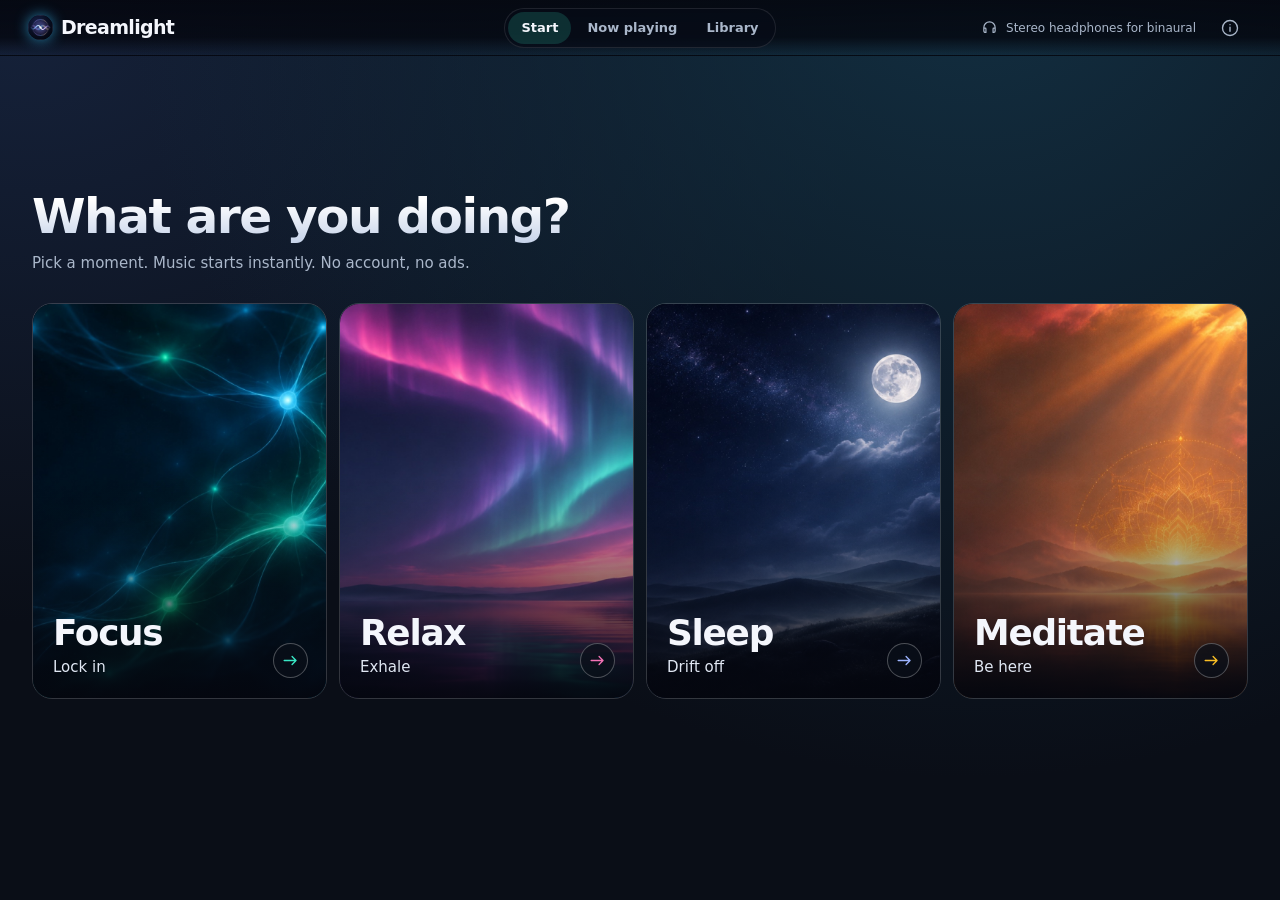
<file: web/index.html>
<!doctype html>
<html lang="en">
<head>
  <meta charset="utf-8">
  <meta name="viewport" content="width=device-width, initial-scale=1, viewport-fit=cover">
  <meta name="theme-color" content="#0a0e17">
  <meta name="description" content="Dreamlight is a music player for focus, relaxation, sleep, and meditation.">
  <meta name="mobile-web-app-capable" content="yes">
  <meta name="apple-mobile-web-app-capable" content="yes">
  <meta name="apple-mobile-web-app-status-bar-style" content="black-translucent">
  <meta name="apple-mobile-web-app-title" content="Dreamlight">
  <title>Dreamlight · Focus Music Studio</title>
  <link rel="icon" type="image/svg+xml" href="favicon.svg">
  <link rel="apple-touch-icon" href="apple-touch-icon.png">
  <link rel="manifest" href="manifest.json">
  <link rel="stylesheet" href="player.css">
  <script defer src="sessions.js"></script>
  <script defer src="playback.js"></script>
  <script defer src="motion.js"></script>
  <script defer src="visualizer.js"></script>
  <script defer src="player.js"></script>
</head>
<body>
  <a class="skip" href="#main">Skip to content</a>
  <svg class="symbols" xmlns="http://www.w3.org/2000/svg" aria-hidden="true">
    <symbol id="i-play" viewBox="0 0 24 24"><path fill="currentColor" stroke="none" d="M8 4.8a1 1 0 0 0-1.5.9v12.6a1 1 0 0 0 1.5.9l10.2-6.3a1.05 1.05 0 0 0 0-1.8Z"/></symbol>
    <symbol id="i-pause" viewBox="0 0 24 24"><rect fill="currentColor" stroke="none" x="6" y="5" width="4" height="14" rx="1"/><rect fill="currentColor" stroke="none" x="14" y="5" width="4" height="14" rx="1"/></symbol>
    <symbol id="i-next" viewBox="0 0 24 24"><path fill="currentColor" stroke="none" d="M6 5.3a.8.8 0 0 0-1.2.7v12a.8.8 0 0 0 1.2.7l9-5.9a1 1 0 0 0 0-1.6Z"/><path d="M18.5 6v12"/></symbol>
    <symbol id="i-prev" viewBox="0 0 24 24"><path fill="currentColor" stroke="none" d="M18 5.3a.8.8 0 0 1 1.2.7v12a.8.8 0 0 1-1.2.7l-9-5.9a1 1 0 0 1 0-1.6Z"/><path d="M5.5 6v12"/></symbol>
    <symbol id="i-stop" viewBox="0 0 24 24"><rect fill="currentColor" stroke="none" x="6" y="6" width="12" height="12" rx="2"/></symbol>
    <symbol id="i-timer" viewBox="0 0 24 24"><circle cx="12" cy="13" r="7.5"/><path d="M12 9v4l2.5 1.5M9 2.5h6m2.8 3.2 1.5-1.5"/></symbol>
    <symbol id="i-back" viewBox="0 0 24 24"><path d="m14 6-6 6 6 6M8 12h12"/></symbol>
    <symbol id="i-up" viewBox="0 0 24 24"><path d="m6 15 6-6 6 6"/></symbol>
    <symbol id="i-right" viewBox="0 0 24 24"><path d="M4 12h15m-5-5 5 5-5 5"/></symbol>
    <symbol id="i-full" viewBox="0 0 24 24"><path d="M9 4H4v5m11-5h5v5M4 15v5h5m11-5v5h-5"/></symbol>
    <symbol id="i-mixer" viewBox="0 0 24 24"><path d="M6 3v7m0 4v7m6-18v12m0 4v2m6-18v4m0 4v10M3.5 10h5m1 9h5m1-8h5"/></symbol>
    <symbol id="i-headphones" viewBox="0 0 24 24"><path d="M4 13v-1a8 8 0 0 1 16 0v1M4 13h2a1 1 0 0 1 1 1v5H6a2 2 0 0 1-2-2Zm16 0h-2a1 1 0 0 0-1 1v5h1a2 2 0 0 0 2-2Z"/></symbol>
    <symbol id="i-breath" viewBox="0 0 24 24"><circle cx="12" cy="12" r="8"/><circle cx="12" cy="12" r="3"/></symbol>
    <symbol id="i-close" viewBox="0 0 24 24"><path d="m6 6 12 12M6 18 18 6"/></symbol>
    <symbol id="i-info" viewBox="0 0 24 24"><circle cx="12" cy="12" r="9"/><path d="M12 11v5m0-8h.01"/></symbol>
    <symbol id="i-signal" viewBox="0 0 24 24"><path d="M2 12h4l2-5 4 10 3-7 2 2h5"/></symbol>
    <symbol id="i-calendar" viewBox="0 0 24 24"><rect x="3.5" y="5" width="17" height="15.5" rx="2.5"/><path d="M8 3v4m8-4v4M3.5 10h17"/></symbol>
  </svg>

  <header class="topbar" id="topbar">
    <button class="brand" type="button" data-home aria-label="Dreamlight home">
      <img src="favicon.svg" alt="" width="34" height="34"><span>Dreamlight</span>
    </button>
    <nav class="navigation" aria-label="Main">
      <button type="button" data-view="start" aria-current="page">Start</button>
      <button type="button" data-view="player">Now playing</button>
      <button type="button" data-view="library">Library</button>
    </nav>
    <div class="topbar-extras"><span id="focusStreak" hidden></span><span class="headphone-hint"><svg><use href="#i-headphones"/></svg> Stereo headphones for binaural</span><button class="icon-btn about-button" type="button" id="aboutBtn" aria-label="About Dreamlight" title="About Dreamlight"><svg><use href="#i-info"/></svg></button></div>
  </header>

  <main id="main" tabindex="-1">
    <section class="launcher" id="startView" aria-labelledby="startTitle">
      <div class="mode-environment" id="modeEnvironment" aria-hidden="true"></div>
      <div class="frame launcher-inner">
        <div class="start-intro">
          <button class="pill resume" type="button" id="resumeBtn" hidden><svg><use href="#i-play"/></svg><span></span></button>
          <h1 id="startTitle" tabindex="-1">What are you doing?</h1>
          <p id="startTagline">Pick a moment. Music starts instantly.</p>
        </div>
        <div class="mode-grid" id="modeGrid" aria-label="Modes"></div>
        <p class="headphone-hint"><svg><use href="#i-headphones"/></svg> Stereo headphones for binaural</p>
      </div>
    </section>

    <section class="launcher" id="activityView" aria-labelledby="activityHeading" hidden>
      <div class="mode-environment" id="activityEnvironment" aria-hidden="true"></div>
      <div class="frame activity-inner">
        <div class="mode-strip" id="modeStrip" aria-label="Switch mode"></div>
        <div class="activity-intro">
          <h1 id="activityHeading" tabindex="-1"></h1>
          <p id="activityFeel"></p>
        </div>
        <div class="activity-grid" id="activityGrid" aria-label="Activities"></div>
      </div>
    </section>

    <section class="frame library" id="libraryView" aria-labelledby="libraryHeading" hidden>
      <h1 id="libraryHeading" tabindex="-1">Library</h1>
      <section aria-labelledby="blueprintHeading">
        <h2 id="blueprintHeading">Blueprints</h2>
        <div class="blueprint-grid" id="blueprints"></div>
      </section>
      <section class="track-catalog" aria-labelledby="trackHeading">
        <div class="catalog-heading">
          <div><h2 id="trackHeading">All Sessions</h2><span class="muted" id="trackCount"></span></div>
          <button type="button" class="pill" data-dialog="queueDialog">Live queue</button>
        </div>
        <div class="filters">
          <label>Search <input id="search" type="search" placeholder="Find a track"></label>
          <label>Mode <select id="modeFilter"><option value="">All modes</option></select></label>
          <label>Mood <select id="moodFilter"><option value="">All moods</option></select></label>
          <label>Band <select id="bandFilter"><option value="">All bands</option></select></label>
        </div>
        <button type="button" class="pill" id="playBlueprint" hidden><svg><use href="#i-play"/></svg> Play blueprint</button>
        <table class="tracks">
          <thead><tr><th scope="col">Track</th><th scope="col" class="track-band">Band</th><th scope="col" class="track-length">Length</th><th scope="col" class="track-action"><span class="sr-only">Actions</span></th></tr></thead>
          <tbody id="trackRows"></tbody>
        </table>
        <p class="muted" id="noTracks" hidden>No tracks match these filters.</p>
      </section>
    </section>

    <section class="frame player" id="playerView" aria-labelledby="playerTitle" hidden>
      <div class="mode-environment" id="playerEnvironment" aria-hidden="true"></div>
      <div class="player-stage" id="playerStage">
        <div class="hero-visual" id="heroVisual">
          <div class="hero-scene" id="heroScene" aria-hidden="true"></div>
          <canvas id="vizCanvas" aria-hidden="true" hidden></canvas>
          <div class="visual-tools">
            <div class="segments" aria-label="Visual display">
              <button type="button" data-scene="scene" aria-pressed="true">Scene</button>
              <button type="button" data-scene="signal" aria-pressed="false">Signal</button>
            </div>
            <button class="icon-btn" type="button" id="enterZen" aria-label="Enter Cinema Zen" title="Enter Cinema Zen"><svg><use href="#i-full"/></svg></button>
            <button class="pill" type="button" id="exitZen" hidden>Exit Zen</button>
          </div>
          <div class="breath-guide" id="breathGuide" hidden>
            <div class="breath-orb"></div><span id="breathPhase">Inhale</span><span id="breathCount"></span>
          </div>
          <div class="segments signal-tools" id="signalTools" aria-label="Signal style" hidden>
            <button type="button" data-signal="signature">Signature</button>
            <button type="button" data-signal="silk">Silk</button>
            <button type="button" data-signal="halo">Halo</button>
            <button type="button" data-signal="horizon">Horizon</button>
          </div>
        </div>
        <div class="player-controls" id="playerControls">
          <button class="back-button" type="button" id="backPlayer"><svg><use href="#i-back"/></svg><span>Back</span></button>
          <div class="player-meta">
            <p class="player-mode" id="playerMode">Now playing</p>
            <h1 id="playerTitle" tabindex="-1">Choose an activity</h1>
            <p class="track-title" id="currentTrack"></p>
          </div>
          <div class="clock" id="playerClock">
            <span id="clockValue">Continuous</span><span class="muted" id="clockNote"></span>
          </div>
          <div class="play-cluster">
            <button type="button" class="icon-btn desktop-transport" data-transport="previous" aria-label="Previous track"><svg><use href="#i-prev"/></svg></button>
            <button type="button" class="play-btn" data-transport="toggle" aria-label="Play"><svg><use href="#i-play"/></svg></button>
            <button type="button" class="icon-btn desktop-transport" data-transport="next" aria-label="Next track"><svg><use href="#i-next"/></svg></button>
            <button type="button" class="pill timer-chip" data-dialog="timerDialog"><svg><use href="#i-timer"/></svg><span>Continuous</span></button>
          </div>
          <div class="session-actions">
            <button class="pill" id="skipBreak" type="button" hidden>Skip break</button>
            <button class="pill primary" id="dismissWake" type="button" hidden>I'm awake</button>
            <button type="button" class="pill stop-button" data-transport="stop" hidden><svg><use href="#i-stop"/></svg> Stop session</button>
            <button class="pill" id="dimScreen" type="button" aria-pressed="false" hidden>Dim screen</button>
            <button class="pill" id="calendarBtn" type="button" hidden><svg><use href="#i-calendar"/></svg><span>Add to calendar</span></button>
          </div>
          <div class="seek-area">
            <input id="seek" type="range" min="0" max="3600" value="0" step="1" aria-label="Seek in track" disabled>
            <div class="seek-times"><span id="elapsed">00:00</span><span id="duration">00:00</span></div>
          </div>
          <div class="player-actions">
            <button type="button" class="icon-btn" data-transport="previous" aria-label="Previous track"><svg><use href="#i-prev"/></svg></button>
            <button type="button" class="icon-btn" data-transport="next" aria-label="Next track"><svg><use href="#i-next"/></svg></button>
            <button type="button" class="pill" data-dialog="mixerDialog"><svg><use href="#i-mixer"/></svg> Ambience</button>
            <button type="button" class="pill" id="breathBtn" aria-pressed="false"><svg><use href="#i-breath"/></svg> Breath</button>
          </div>
          <div class="intensity">
            <span id="intensityLabel">Intensity</span>
            <div class="segments" role="group" aria-labelledby="intensityLabel" aria-describedby="intensityHelp">
              <button type="button" data-intensity="gentle">Gentle</button>
              <button type="button" data-intensity="balanced">Balanced</button>
              <button type="button" data-intensity="deep">Deep</button>
            </div>
          </div>
          <section class="track-details" id="details" aria-label="Track details">
            <p id="description"></p>
            <dl id="telemetry"></dl>
            <div class="details-foot">
              <p id="intensityHelp">Intensity shapes tone and rhythmic presence.</p>
              <button type="button" class="queue-link" data-dialog="queueDialog"><span>View queue</span><svg><use href="#i-right"/></svg></button>
            </div>
          </section>
        </div>
      </div>
    </section>
  </main>

  <div class="feedback" id="feedback">
    <span id="feedbackText" role="status" aria-live="polite" aria-atomic="true"></span>
    <button type="button" class="pill" id="retryBtn" hidden>Retry</button>
  </div>

  <footer class="transport" id="transport" hidden>
    <div class="transport-inner">
      <button type="button" class="mini-info" id="openPlayer" aria-label="Open Now Playing">
        <span class="mini-art art-slot" id="miniArt" aria-hidden="true"><img alt=""></span>
        <span class="mini-titles"><strong id="miniTitle">Choose an activity</strong><span id="miniTrack">Dreamlight</span></span>
        <svg class="mini-expand"><use href="#i-up"/></svg>
      </button>
      <div class="mini-actions">
        <button type="button" class="icon-btn desktop-transport" data-transport="previous" aria-label="Previous track"><svg><use href="#i-prev"/></svg></button>
        <button type="button" class="play-btn" data-transport="toggle" aria-label="Play"><svg><use href="#i-play"/></svg></button>
        <button type="button" class="icon-btn desktop-transport" data-transport="next" aria-label="Next track"><svg><use href="#i-next"/></svg></button>
        <button type="button" class="pill timer-chip" data-dialog="timerDialog"><svg><use href="#i-timer"/></svg><span>Continuous</span></button>
        <button type="button" class="icon-btn mini-stop stop-button" data-transport="stop" aria-label="Stop session" hidden><svg><use href="#i-stop"/></svg></button>
      </div>
      <span class="mini-clock" id="miniClock"></span>
    </div>
  </footer>

  <dialog id="timerDialog" aria-labelledby="timerHeading">
    <div class="dialog-heading"><h2 id="timerHeading">Session timer</h2><button type="button" class="icon-btn dialog-close" aria-label="Close timer"><svg><use href="#i-close"/></svg></button></div>
    <div class="timer-types">
      <button class="pill" type="button" id="continuousBtn">Continuous</button>
      <button class="pill" type="button" id="intervalBtn" data-interval="25">Intervals <span>25 / 5</span></button>
      <button class="pill" type="button" data-interval="50">Intervals <span>50 / 10</span></button>
    </div>
    <h3>Countdown</h3>
    <div class="preset-grid" id="timerPresets"></div>
    <form class="custom-timer" id="customTimer">
      <label for="customMinutes">Custom minutes</label>
      <div><input type="number" id="customMinutes" min="0.01" max="1440" step="any" required placeholder="Minutes"><button type="submit" class="pill primary">Set timer</button></div>
    </form>
  </dialog>
  <dialog id="mixerDialog" aria-labelledby="mixerHeading">
    <div class="dialog-heading"><h2 id="mixerHeading">Sound</h2><button type="button" class="icon-btn dialog-close" aria-label="Close sound mixer"><svg><use href="#i-close"/></svg></button></div>
    <div class="mixer-rows" id="mixerRows"></div>
    <label class="field">Automatic crossfade
      <select id="crossfade"><option value="0">Off</option><option value="2">2 seconds</option><option value="4">4 seconds</option><option value="8">8 seconds</option><option value="12">12 seconds</option></select>
    </label>
  </dialog>
  <dialog id="queueDialog" aria-labelledby="queueHeading">
    <div class="dialog-heading"><h2 id="queueHeading">Live queue</h2><button type="button" class="icon-btn dialog-close" aria-label="Close queue"><svg><use href="#i-close"/></svg></button></div>
    <div class="queue-settings">
      <label><input type="checkbox" id="autoNext"> Auto-next</label>
      <label><input type="checkbox" id="shuffle"> Shuffle</label>
      <label>Repeat <select id="repeat"><option value="all">Queue</option><option value="one">Track</option><option value="off">Off</option></select></label>
    </div>
    <ol id="queueList"></ol>
    <p class="muted" id="emptyQueue">Choose an activity or play a track to build a queue.</p>
  </dialog>
  <dialog id="aboutDialog" aria-labelledby="aboutHeading">
    <div class="dialog-heading"><h2 id="aboutHeading">About Dreamlight</h2><button type="button" class="icon-btn dialog-close" aria-label="Close About"><svg><use href="#i-close"/></svg></button></div>
    <p class="credits">Music generated with Python (numpy). Motion by Higgsfield. Built with Claude.</p>
    <section class="connections-section" id="connectionsSection" aria-labelledby="connectionsHeading" hidden>
      <h3 id="connectionsHeading">Connections</h3>
      <div class="connection-row">
        <div class="connection-info">
          <strong>Google Calendar</strong>
          <span class="connection-status muted" id="calendarStatusText">Checking...</span>
        </div>
        <button type="button" class="pill" id="calendarConnectBtn">Connect</button>
      </div>
      <p class="connection-note muted" id="calendarStatusNote">Requires an internet connection through Composio.</p>
      <div class="connection-row autoplay-row" id="autoplayRow" hidden>
        <div class="connection-info">
          <strong>Play after meetings</strong>
          <span class="connection-status muted" id="autoplayStatusText">Off</span>
        </div>
        <button type="button" class="pill" id="autoplayToggleBtn" aria-pressed="false">Turn on</button>
      </div>
    </section>
    <button type="button" class="pill" data-dialog="helpDialog">Keyboard shortcuts</button>
  </dialog>
  <dialog id="helpDialog" aria-labelledby="helpHeading">
    <div class="dialog-heading"><h2 id="helpHeading">Keyboard shortcuts</h2><button type="button" class="icon-btn dialog-close" aria-label="Close shortcuts"><svg><use href="#i-close"/></svg></button></div>
    <dl class="shortcuts">
      <dt>Space</dt><dd>Play or pause</dd><dt>N / P</dt><dd>Next or previous track</dd>
      <dt>← / →</dt><dd>Seek 15 seconds</dd><dt>M</dt><dd>Mute</dd>
      <dt>V</dt><dd>Open or close Signal</dd><dt>Z</dt><dd>Cinema Zen</dd>
      <dt>B</dt><dd>Breath pacer</dd><dt>1–4</dt><dd>Signal styles</dd><dt>?</dt><dd>Show shortcuts</dd>
    </dl>
  </dialog>
</body>
</html>
</file>
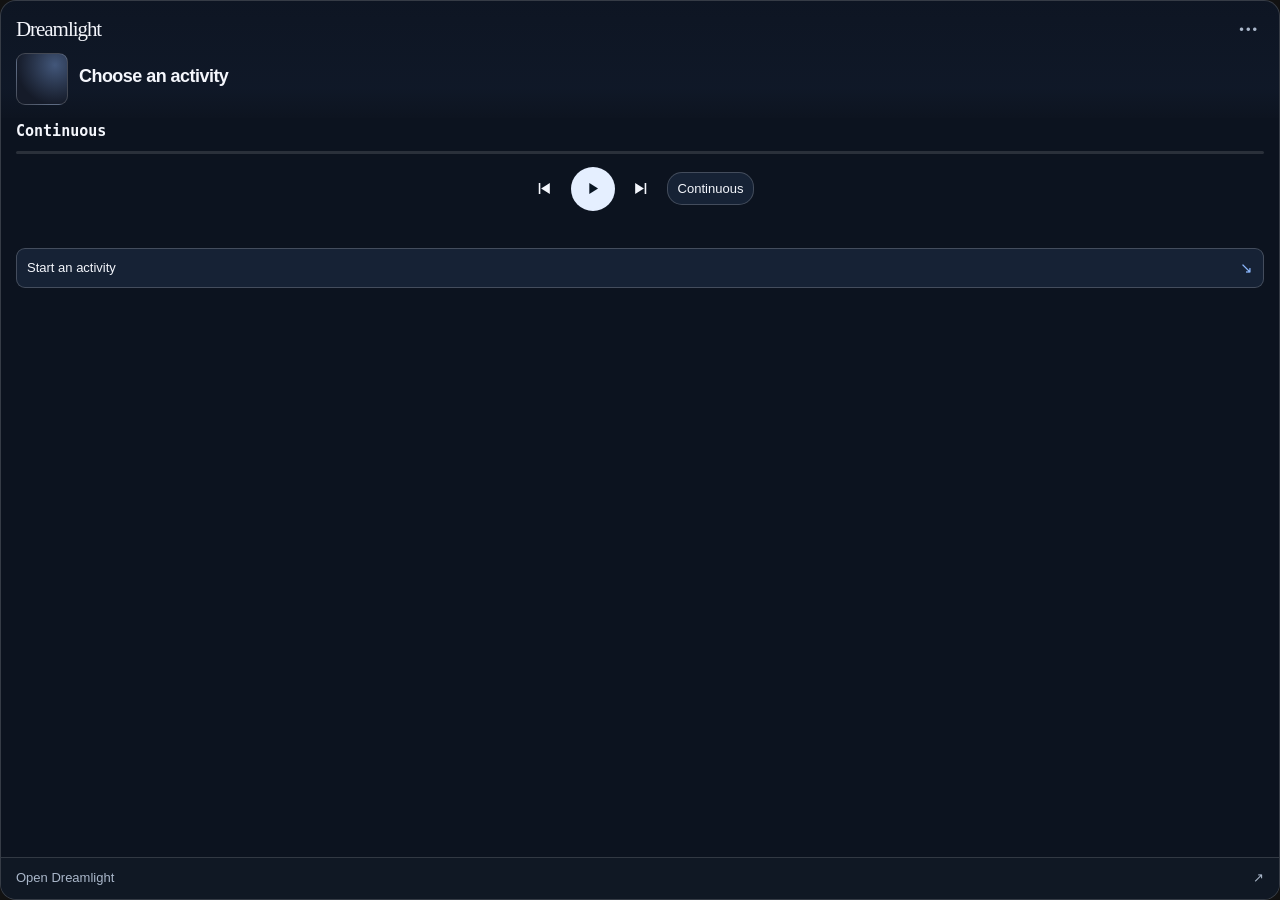
<file: desktop/tray.html>
<!doctype html>
<html lang="en">
<head>
<meta charset="utf-8">
<meta name="viewport" content="width=device-width, initial-scale=1">
<title>Dreamlight Quick Remote</title>
<style>
  :root { color-scheme: dark; --ink: #f4f6fc; --muted: #aab7ca; --accent: #8db9ff; }
  * { box-sizing: border-box; }
  [hidden] { display: none !important; }
  html, body { margin: 0; height: 100%; }
  body { font: 13px/1.35 -apple-system, BlinkMacSystemFont, "Segoe UI", sans-serif; color: var(--ink); }
  button, input { font: inherit; color: inherit; }
  button { border: 0; background: none; cursor: pointer; }
  button:disabled { opacity: .55; cursor: default; }
  button:focus-visible, input:focus-visible { outline: 2px solid #b5e9ff; outline-offset: 3px; }
  svg { width: 19px; height: 19px; fill: currentColor; }
  .card { isolation: isolate; position: relative; display: flex; flex-direction: column; height: 100%; border-radius: 16px; overflow: hidden; border: 1px solid #ffffff2c; background: #0d1420f8; }
  .hero { isolation: isolate; position: relative; padding: 16px 15px 13px; overflow: hidden; flex: none; }
  .backdrop { position: absolute; inset: -35%; z-index: -2; width: 170%; height: 170%; object-fit: cover; filter: blur(25px); opacity: .38; }
  .hero::after { content: ""; position: absolute; z-index: -1; inset: 0; background: linear-gradient(180deg, #10192967, #101929d9 74%, #0d1420); }
  .brand { display: flex; justify-content: space-between; align-items: center; color: var(--muted); margin-bottom: 10px; }
  .brand b { color: var(--ink); font: 400 21px/1 "Iowan Old Style", Georgia, serif; letter-spacing: -.05em; }
  .brand button { color: var(--muted); letter-spacing: 2px; padding: 4px 5px; }
  .current { display: flex; align-items: center; gap: 11px; }
  .art { position: relative; overflow: hidden; width: 52px; height: 52px; flex: none; border-radius: 9px; border: 1px solid #ffffff32; background: radial-gradient(ellipse at 76% 22%, color-mix(in srgb, var(--accent) 38%, #151b29), #151b29 72%); }
  .art img, .art video { position: absolute; inset: 0; width: 100%; height: 100%; object-fit: cover; }
  .art video { opacity: 0; transition: opacity 240ms ease; }
  .art.decoded video { opacity: 1; }
  h1, p { margin: 0; }
  h1 { font-size: 18px; line-height: 1.15; letter-spacing: -.03em; }
  .sub { color: var(--muted); margin-top: 4px; }
  .content { flex: 1; min-height: 0; overflow: auto; padding: 0 15px 10px; scrollbar-width: thin; }
  .clock { display: flex; justify-content: space-between; align-items: center; min-height: 28px; }
  .clock strong { color: var(--ink); font: 600 15px/1.4 ui-monospace, Menlo, monospace; }
  .clock span { color: var(--muted); font-size: 12px; }
  .clock.on-break strong { color: #fbbf24; }
  .session-actions { display: flex; gap: 5px; }
  .session-actions:has(button:not([hidden])) { margin-block: 7px; }
  .prog { height: 3px; margin-top: 5px; background: #ffffff1f; border-radius: 3px; overflow: hidden; }
  .prog b { background: var(--accent); display: block; height: 100%; width: 0; }
  .controls { display: flex; justify-content: center; align-items: center; gap: 7px; margin: 13px 0 8px; }
  .icon { width: 36px; height: 38px; padding: 0; display: grid; place-items: center; color: var(--ink); border-radius: 50%; }
  .icon:hover { background: #ffffff17; }
  .play { width: 44px; height: 44px; margin-inline: 2px; background: #e5efff; color: #091523; }
  .play:hover { background: white; }
  .pill { padding: 6px 10px; min-height: 33px; border-radius: 15px; border: 1px solid #ffffff31; background: #162235; color: var(--ink); }
  .pill:hover, .pill[aria-pressed="true"] { background: #263851; border-color: var(--accent); }
  .upnext, .status { color: var(--muted); min-height: 19px; }
  .status { display: flex; align-items: center; gap: 6px; }
  .status .pill { margin-left: auto; }
  .start { text-align: left; display: flex; justify-content: space-between; align-items: center; width: 100%; border: 1px solid #ffffff32; background: #162235; border-radius: 9px; padding: 9px 10px; margin-top: 10px; }
  .start:hover { border-color: var(--accent); }
  .start span { color: var(--accent); font-size: 15px; }
  .modes, .presets { display: grid; grid-template-columns: repeat(3, 1fr); gap: 5px; margin-top: 8px; }
  .modes { grid-template-columns: repeat(2, 1fr); }
  .activity { width: 100%; display: flex; align-items: center; justify-content: space-between; gap: 5px; text-align: left; margin-top: 5px; }
  .activity span { color: var(--muted); }
  .timer-types, form { display: flex; gap: 5px; margin: 9px 0; }
  .custom { flex: 1; min-width: 0; border: 1px solid #ffffff34; background: #121a29; border-radius: 7px; padding: 5px 8px; }
  .foot { border-top: 1px solid #ffffff24; padding: 7px 15px 8px; flex: none; background: #101824; }
  .open { width: 100%; display: flex; align-items: center; justify-content: space-between; padding: 4px 0; color: var(--muted); }
  .open:hover { color: var(--ink); }
  @media (prefers-reduced-motion: reduce) { *, *::before, *::after { transition-duration: 0s !important; } }
</style>
</head>
<body>
<div class="card">
  <header class="hero">
    <img class="backdrop" id="backdrop" alt="" hidden>
    <div class="brand"><b>Dreamlight</b><button data-cmd="menu" aria-label="More Dreamlight options">•••</button></div>
    <div class="current">
      <div class="art" id="art"><img alt="" id="poster" hidden><video id="loop" preload="none" muted loop playsinline></video></div>
      <div><h1 id="activity">Choose an activity</h1><p class="sub" id="track"></p></div>
    </div>
  </header>
  <div class="content" id="content">
    <div class="clock"><strong id="time">Continuous</strong><span id="phase"></span></div>
    <div class="prog" aria-hidden="true"><b id="progress"></b></div>
    <div class="controls">
      <button class="icon" data-cmd="prev" aria-label="Previous track"><svg viewBox="0 0 24 24"><path d="M6 5h2v14H6zM20 5v14L9 12z"/></svg></button>
      <button class="icon play" data-cmd="toggle" aria-label="Play"><svg viewBox="0 0 24 24"><path id="playIcon" d="M8 5v14l11-7z"/></svg></button>
      <button class="icon" data-cmd="next" aria-label="Next track"><svg viewBox="0 0 24 24"><path d="M16 5h2v14h-2zM4 5v14l11-7z"/></svg></button>
      <button class="pill" id="stop" data-cmd="stop" hidden>Stop</button>
      <button class="pill" id="timer" aria-expanded="false" aria-controls="timerPanel">Continuous</button>
    </div>
    <div class="session-actions">
      <button class="pill" id="skipBreak" data-cmd="skipBreak" hidden>Skip break</button>
      <button class="pill" id="dismissWake" data-cmd="dismissWake" hidden>I'm awake</button>
    </div>
    <p class="upnext" id="next"></p>
    <div class="status" id="status" hidden><span id="message" role="status"></span><button class="pill" data-cmd="retry" id="retry" hidden>Retry</button></div>
    <section id="timerPanel" aria-label="Session timer" hidden>
      <div class="timer-types"><button class="pill" data-min="0">Continuous</button><button class="pill" data-interval="25">25 / 5</button><button class="pill" data-interval="50">50 / 10</button></div>
      <div class="presets" id="presets"></div>
      <form id="custom"><input class="custom" type="number" aria-label="Custom minutes" placeholder="Custom minutes" min="0.01" max="1440" step="any" required><button class="pill" type="submit">Set timer</button></form>
    </section>
    <button type="button" class="start" id="start" aria-expanded="false" aria-controls="activityPanel">Start an activity <span aria-hidden="true">↘</span></button>
    <section id="activityPanel" aria-label="Choose an activity" hidden><div class="modes" id="modes"></div><div id="activities"></div></section>
  </div>
  <footer class="foot"><button class="open" data-cmd="open">Open Dreamlight <span aria-hidden="true">↗</span></button></footer>
</div>
<script>
  const base = new URLSearchParams(location.search).get("base");
  const $ = (id) => document.getElementById(id);
  const remote = window.dl;
  const video = $("loop");
  const motionPreference = matchMedia("(prefers-reduced-motion: reduce)");
  let player = {}, visible = false, mode = "", assets = "", choices = false;
  const broken = new Set();
  const absolute = (url) => url ? new URL(url, base + "/").href : "";
  const fmt = (seconds) => {
    const s = Math.max(0, Math.ceil(seconds));
    const h = Math.floor(s / 3600), m = String(Math.floor(s / 60) % 60).padStart(2, "0");
    return `${h ? h + ":" : ""}${m}:${String(s % 60).padStart(2, "0")}`;
  };

  function resize() {
    if (!visible) return;
    const content = $("content");
    remote.resize($("activityPanel").hidden && $("timerPanel").hidden ? 390 :
      document.querySelector(".hero").offsetHeight + content.scrollHeight + document.querySelector(".foot").offsetHeight + 16);
  }

  function setExpanded(control, panel, on) {
    $(control).setAttribute("aria-expanded", String(on));
    $(panel).hidden = !on;
    if (!on) $("content").scrollTop = 0;
    resize();
  }

  function syncMotion() {
    const loop = absolute(player.loop);
    if (!visible || player.reducedMotion || motionPreference.matches || !loop || broken.has(loop)) {
      video.pause();
      $("art").classList.remove("decoded");
      return;
    }
    if (video.getAttribute("src") !== loop) {
      $("art").classList.remove("decoded");
      video.src = loop;
    }
    if (video.paused) video.play().catch(() => {});
  }

  function updateArt() {
    const key = `${player.poster}|${player.loop}|${player.hue}`;
    if (key === assets) return;
    assets = key;
    video.pause();
    video.removeAttribute("src");
    video.load();
    video.removeAttribute("poster");
    $("art").classList.remove("decoded");
    const poster = absolute(player.poster);
    [$("poster"), $("backdrop")].forEach((image) => {
      image.hidden = !poster;
      image.onerror = () => { image.hidden = true; image.removeAttribute("src"); };
      if (poster) image.src = poster;
      else image.removeAttribute("src");
    });
    if (poster) video.poster = poster;
    document.documentElement.style.setProperty("--accent", player.hue || "#8db9ff");
  }

  function showVideo() {
    if (!visible || video.paused || player.reducedMotion || motionPreference.matches) return;
    $("art").classList.add("decoded");
  }
  video.addEventListener("playing", () => {
    if (video.requestVideoFrameCallback) video.requestVideoFrameCallback(showVideo);
    else video.addEventListener("timeupdate", function reveal() {
      if (video.currentTime <= 0) return;
      video.removeEventListener("timeupdate", reveal);
      showVideo();
    });
  });
  video.addEventListener("error", () => {
    if (video.getAttribute("src")) broken.add(video.getAttribute("src"));
    $("art").classList.remove("decoded");
  });
  motionPreference.addEventListener("change", syncMotion);

  function buildChoices() {
    if (choices || !player.ready) return;
    choices = true;
    $("modes").replaceChildren(...player.modes.map((item) => {
      const button = document.createElement("button");
      button.className = "pill";
      button.textContent = item.name;
      button.dataset.mode = item.key;
      button.setAttribute("aria-pressed", "false");
      return button;
    }));
    $("presets").replaceChildren(...player.presets.map((minutes) => {
      const button = document.createElement("button");
      button.className = "pill";
      button.dataset.min = minutes;
      button.textContent = `${minutes} min`;
      return button;
    }));
  }

  function chooseMode(key) {
    mode = key;
    $("modes").querySelectorAll("button").forEach((button) => button.setAttribute("aria-pressed", String(button.dataset.mode === key)));
    $("activities").replaceChildren(...player.activities.filter((item) => item.mode === mode).map((item) => {
      const button = document.createElement("button");
      button.className = "pill activity";
      button.dataset.activity = item.key;
      button.innerHTML = `${item.name} <span>${item.minutes ? item.minutes + " min" : "Continuous"}</span>`;
      return button;
    }));
    resize();
    $("start").scrollIntoView({ block: "nearest" });
  }

  function applyTimer(minutes, intervals = false) {
    remote.cmd("setTimer", minutes, intervals);
    setExpanded("timer", "timerPanel", false);
    $("timer").focus();
  }
  $("start").addEventListener("click", () => {
    setExpanded("timer", "timerPanel", false);
    const opening = $("activityPanel").hidden;
    setExpanded("start", "activityPanel", opening);
    if (opening) $("start").scrollIntoView({ block: "start" });
  });
  $("timer").addEventListener("click", () => {
    setExpanded("start", "activityPanel", false);
    const opening = $("timerPanel").hidden;
    setExpanded("timer", "timerPanel", opening);
    if (opening) $("timerPanel").scrollIntoView({ block: "start" });
  });
  $("custom").addEventListener("submit", (event) => {
    event.preventDefault();
    applyTimer($("custom").querySelector("input").valueAsNumber);
  });
  document.addEventListener("click", (event) => {
    const button = event.target.closest("button");
    if (!button) return;
    if (button.dataset.cmd) remote.cmd(button.dataset.cmd);
    if (button.dataset.min != null) applyTimer(Number(button.dataset.min));
    if (button.dataset.interval) applyTimer(Number(button.dataset.interval), true);
    if (button.dataset.mode) chooseMode(button.dataset.mode);
    if (button.dataset.activity) {
      remote.cmd("startActivity", button.dataset.activity);
      setExpanded("start", "activityPanel", false);
      $("start").focus();
    }
  });
  document.addEventListener("keydown", (event) => {
    if (event.code === "Space" && event.target === document.body) {
      event.preventDefault();
      remote.cmd("toggle");
    }
    if (event.key !== "Escape") return;
    if (!$("timerPanel").hidden) { setExpanded("timer", "timerPanel", false); $("timer").focus(); }
    else if (!$("activityPanel").hidden) { setExpanded("start", "activityPanel", false); $("start").focus(); }
    else remote.cmd("hide");
  });

  remote.onVisibility((on) => {
    visible = on;
    syncMotion();
    resize();
  });
  remote.onState((state) => {
    player = state;
    buildChoices();
    updateArt();
    syncMotion();
    $("activity").textContent = state.title ? state.name : "Choose an activity";
    $("track").textContent = state.title;
    const playing = state.playing || (state.intervalPhase === "break" && state.timerRunning);
    $("playIcon").setAttribute("d", playing || state.starting ? "M7 5h4v14H7zM13 5h4v14h-4z" : "M8 5v14l11-7z");
    document.querySelector(".play").setAttribute("aria-label", playing ? "Pause" : state.starting ? "Cancel start" : "Play");
    document.querySelectorAll('[data-cmd="prev"], [data-cmd="next"]').forEach((button) => { button.disabled = !state.title; });
    $("time").textContent = state.wake ? "Time to wake" : state.timerTotal ? fmt(state.timerRemain) : "Continuous";
    $("time").parentElement.classList.toggle("on-break", state.intervalPhase === "break");
    $("skipBreak").hidden = state.intervalPhase !== "break";
    $("dismissWake").hidden = !state.wake;
    $("phase").textContent = state.intervalPhase ? `${state.intervalPhase === "work" ? "Focus" : "Break"} · round ${state.intervalRound}` : state.timerTotal ? "remaining" : "";
    $("timer").textContent = state.timerKind;
    $("timer").setAttribute("aria-label", `Session timer: ${state.timerKind}`);
    $("stop").hidden = state.activity !== "deep_sleep";
    $("progress").style.width = `${state.dur ? Math.min(100, state.cur / state.dur * 100) : 0}%`;
    $("next").textContent = state.upNext ? `Up next · ${state.upNext}` : "";
    const status = state.error || (state.starting ? "Starting…" : state.completed ? "Session complete" : "");
    if ($("message").textContent !== status) $("message").textContent = status;
    $("status").hidden = !status;
    $("retry").hidden = !state.error;
    $("timerPanel").querySelectorAll("[data-min]").forEach((button) => {
      button.setAttribute("aria-pressed", String(state.timerKind !== "Intervals" && state.timerTotal === Number(button.dataset.min) * 60));
    });
    document.querySelectorAll("[data-interval]").forEach((button) => {
      button.setAttribute("aria-pressed", String(state.intervalWork === Number(button.dataset.interval)));
    });
  });
</script>
</body>
</html>
</file>
<file: web/player.css>
@property --c1 { syntax: "<color>"; inherits: true; initial-value: #38e8c6; }
@property --c2 { syntax: "<color>"; inherits: true; initial-value: #38bdf8; }
@property --mode-tint { syntax: "<color>"; inherits: true; initial-value: rgba(56, 232, 198, .16); }

:root {
  color-scheme: dark;
  --ink: #f4f6fc;
  --muted: #aab7ca;
  --base: #0a0e17;
  --surface: #101724;
  --raised: #182232;
  --line: #ffffff23;
  --c1: #38e8c6;
  --c2: #38bdf8;
  --mode-tint: rgba(56, 232, 198, .16);
  --accent: var(--c1);
  --ease: cubic-bezier(.22, 1, .36, 1);
  --scrim: linear-gradient(90deg, rgba(4,6,14,.88) 0%, rgba(4,6,14,.56) 38%, rgba(4,6,14,.10) 72%, rgba(4,6,14,.18) 100%);
  transition: --c1 420ms var(--ease), --c2 420ms var(--ease), --mode-tint 420ms var(--ease);
  --focus: #b5e9ff;
  --display: "Iowan Old Style", "Palatino Linotype", Palatino, Georgia, serif;
  --body: ui-sans-serif, -apple-system, BlinkMacSystemFont, "SF Pro Display", "Inter", system-ui, sans-serif;
  --mono: ui-monospace, "SF Mono", Menlo, monospace;
  --gutter: 32px;
  --bar: 76px;
}
* { box-sizing: border-box; }
[hidden] { display: none !important; }
html { background: var(--base); }
body { margin: 0; color: var(--ink); font: 15px/1.5 var(--body); font-variant-numeric: tabular-nums; }
body.has-started { padding-bottom: calc(var(--bar) + env(safe-area-inset-bottom)); }
button, input, select { font: inherit; color: inherit; }
button { background: none; border: 0; cursor: pointer; }
button:disabled, input:disabled { opacity: .55; cursor: default; }
button, input, select, summary { -webkit-tap-highlight-color: transparent; }
:focus-visible { outline: 2px solid var(--focus); outline-offset: 3px; }
.mode-card:focus-visible, .pill:focus-visible, .navigation button:focus-visible, .activity-card:focus-visible { outline-color: color-mix(in srgb, var(--accent) 45%, var(--focus)); }
h1:focus, main:focus { outline: none; }
svg { width: 20px; height: 20px; fill: none; stroke: currentColor; stroke-width: 1.65; stroke-linecap: round; stroke-linejoin: round; flex: none; }
.symbols, .sr-only { position: absolute; width: 1px; height: 1px; clip-path: inset(50%); overflow: hidden; }
.skip { position: fixed; top: 12px; left: 12px; transform: translateY(-200%); z-index: 24; background: var(--surface); color: var(--ink); padding: 10px 16px; }
.skip:focus { transform: none; }
h1, h2, h3, p { margin: 0; }
h1 { font: 650 clamp(34px, 3.8vw, 52px)/1.06 var(--body); letter-spacing: -.032em; }
h2 { font-size: 21px; line-height: 1.2; letter-spacing: -.025em; }
h3 { font-size: 14px; }
.muted { color: var(--muted); }
.frame { width: min(100% - 2 * var(--gutter), 1120px); margin-inline: auto; }
.topbar { height: calc(56px + env(safe-area-inset-top)); padding: env(safe-area-inset-top) max(28px, env(safe-area-inset-right)) 0 max(28px, env(safe-area-inset-left)); display: grid; grid-template-columns: 1fr auto 1fr; align-items: center; position: sticky; top: 0; z-index: 20; background: linear-gradient(180deg, rgba(4,6,14,.88) 0%, rgba(4,6,14,.78) 68%, transparent 100%); border-bottom: 1px solid transparent; transition: background-color 180ms, border-color 180ms; }
.topbar.scrolled { background: rgba(5, 8, 18, .72); border-color: #ffffff14; backdrop-filter: blur(18px); }
.brand { display: flex; align-items: center; gap: 8px; padding: 0; justify-self: start; font: 650 19px/1 var(--body); letter-spacing: -.035em; }
.brand img { display: block; border-radius: 50%; width: 25px; height: 25px; box-shadow: 0 0 15px -2px var(--c2); }
.navigation { display: flex; align-items: center; gap: 3px; padding: 3px; white-space: nowrap; border: 1px solid #ffffff19; border-radius: 32px; background: #080d19ad; }
.navigation button { min-height: 32px; padding: 0 13px; border-radius: 28px; color: var(--muted); font-size: 13px; font-weight: 600; }
.navigation button:hover, .navigation button[aria-current] { color: var(--ink); }
.navigation button[aria-current] { background: var(--mode-tint); }
.topbar-extras { display: flex; align-items: center; justify-content: end; gap: 12px; color: var(--muted); font-size: 12px; white-space: nowrap; }
.topbar .headphone-hint { margin: 0; font-size: inherit; }
.icon-btn { display: inline-grid; flex: none; width: 44px; height: 44px; place-items: center; padding: 0; border-radius: 50%; color: var(--muted); }
.icon-btn:hover { background: #ffffff12; color: var(--ink); }
.pill { display: inline-flex; align-items: center; justify-content: center; gap: 7px; min-height: 36px; padding: 6px 12px; border: 1px solid var(--line); border-radius: 20px; background: #111a28; color: var(--ink); font-weight: 600; font-size: 13px; white-space: nowrap; }
.pill svg { width: 16px; height: 16px; }
.pill:hover, .pill[aria-pressed="true"] { border-color: #ffffff70; background: #202c40; }
.pill.primary { background: var(--accent); border-color: transparent; color: #091420; }
.back-button { display: inline-flex; gap: 8px; align-items: center; color: var(--muted); min-height: 40px; padding: 0; font-size: 14px; }
.back-button:hover { color: var(--ink); }
.back-button svg { width: 18px; height: 18px; }

main { isolation: isolate; }
.launcher { position: relative; min-height: calc(100dvh - 56px); }
.has-started .launcher { min-height: calc(100dvh - 56px - var(--bar)); }
.launcher-inner, .activity-inner { position: relative; width: min(100% - 2 * var(--gutter), 1280px); }
.launcher-inner { padding-block: clamp(78px, 15vh, 140px) 44px; }
.start-intro { position: relative; margin-bottom: 29px; }
#startTitle { background: linear-gradient(180deg, #fff 18%, #c6d3ea 100%); background-clip: text; color: transparent; }
.start-intro p, .activity-intro p { margin-top: 10px; color: var(--muted); font: 400 15px/1.45 var(--body); }
.resume { position: absolute; left: 0; bottom: calc(100% + 14px); color: #dbeaff; }
.mode-environment { position: fixed; z-index: -1; inset: 0; pointer-events: none; background: var(--base); }
.mode-environment::after { content: ""; position: absolute; inset: 0; background: var(--scrim); }
#modeEnvironment { background: radial-gradient(ellipse at 76% -10%, color-mix(in srgb, var(--c2) 20%, var(--base)), transparent 62%), radial-gradient(ellipse at 2% 4%, #152139, transparent 48%), var(--base); }
#modeEnvironment::after { content: none; }
.mode-environment .art-slot { position: absolute; inset: 0; }
.environment-art { animation: environment-in 280ms both; }
@keyframes environment-in { from { opacity: 0; } }
.outgoing-art { animation: environment-out 280ms both; }
@keyframes environment-out { to { opacity: 0; } }

.mode-grid { display: grid; grid-template-columns: repeat(4, minmax(0, 1fr)); gap: 12px; }
.mode-card, .activity-card { text-align: left; position: relative; isolation: isolate; min-width: 0; }
.mode-card { min-height: 230px; padding: 20px; border-radius: 20px; display: flex; flex-direction: column; justify-content: end; border: 1px solid #ffffff2b; overflow: hidden; transition: flex 380ms var(--ease), border-color 240ms ease; }
.mode-card:is(:hover, :focus-visible) { border-color: var(--art-hue); }
.mode-card:active, .activity-card:active { transform: scale(.985); }
@media (min-width: 921px) {
  .mode-grid { display: flex; height: clamp(320px, 44vh, 420px); }
  .mode-card { flex: 1 1 0; }
  .mode-grid:has(.mode-card:is(:hover, :focus-visible)) .mode-card { flex: .8 1 0; }
  .mode-grid:has(.mode-card:hover) .mode-card:hover,
  .mode-grid:not(:has(.mode-card:hover)) .mode-card:focus-visible { flex: 1.58 1 0; }
}
.art-slot { position: relative; display: block; overflow: hidden; background: radial-gradient(ellipse at 73% 31%, color-mix(in srgb, var(--art-hue, #38e8c6) 49%, #101522), transparent 60%), linear-gradient(145deg, #080d16, color-mix(in srgb, var(--art-hue, #38e8c6) 27%, #0b1120)); }
.art-slot img, .art-slot video { position: absolute; inset: 0; width: 100%; height: 100%; object-fit: cover; object-position: var(--art-focal, center); display: block; }
.art-slot video { opacity: 0; transition: opacity 240ms ease; }
.art-slot.decoded video { opacity: 1; }
.mode-card .art-slot, .activity-art { position: absolute; inset: 0; z-index: -2; }
.mode-card::after, .activity-card::after { content: ""; position: absolute; z-index: -1; inset: 0; pointer-events: none; }
.mode-card::after { background: linear-gradient(180deg, transparent 44%, #04060e56 65%, #04060ef5 100%); }
.mode-card strong { font: 650 clamp(23px, 2.8vw, 37px)/1.06 var(--body); letter-spacing: -.035em; }
.mode-card .feel { color: #e0e7f3; margin-top: 4px; }
.card-arrow { position: absolute; right: 18px; bottom: 20px; padding: 7px; width: 35px; height: 35px; border-radius: 50%; border: 1px solid #ffffff45; background: #0b1019b8; color: var(--art-hue); }
.headphone-hint { display: flex; align-items: center; gap: 8px; color: var(--muted); font-size: 13px; margin-top: 18px; }
.headphone-hint svg { width: 17px; height: 17px; }

.activity-inner { padding-block: 28px 38px; }
.mode-strip { display: flex; align-items: center; width: fit-content; max-width: 100%; height: 48px; gap: 8px; border-radius: 999px; padding: 4px; background: #080d18db; border: 1px solid #ffffff1c; transform-origin: left center; }
.mode-strip button { border: 1px solid transparent; background: transparent; color: var(--muted); padding-inline: 18px; }
.mode-strip button[aria-pressed="true"], .intensity button[aria-pressed="true"] { background: var(--mode-tint); color: var(--ink); border-color: color-mix(in srgb, var(--accent) 45%, transparent); }
.activity-intro { margin: 19px 0 20px; }
.activity-intro p { margin-top: 5px; }
.activity-grid { display: grid; grid-template-columns: repeat(3, minmax(0, 240px)); gap: 16px; }
.activity-card { aspect-ratio: 1; padding: 15px; border: 1px solid #ffffff1a; border-radius: 18px; overflow: hidden; display: flex; flex-direction: column; justify-content: end; transition: border-color 160ms, transform 160ms, box-shadow 160ms; }
.activity-card::after { background: linear-gradient(180deg, rgba(4,6,14,0) 36%, rgba(4,6,14,.58) 68%, rgba(4,6,14,.92) 100%); }
.activity-card:is(:hover, :focus-visible) { border-color: var(--art-hue); transform: translateY(-4px); box-shadow: 0 8px 30px -12px var(--art-hue); }
.activity-art { transition: transform 450ms var(--ease); }
.activity-card:is(:hover, :focus-visible) .activity-art { transform: scale(1.055); }
.still-art img { transform-origin: var(--art-focal, center); }
:is(.mode-card, .activity-card):is(:hover, :focus-visible) .still-art img,
.stage-art.still-art img { animation: drift 14s ease-in-out alternate infinite; }
body.motion-suspended .still-art img { animation-play-state: paused; }
@keyframes drift { to { transform: scale(1.07) translate(-1.5%, -1%); } }
.activity-card[data-reveal], .reset-tip { animation: reveal-tile 220ms cubic-bezier(.2,.8,.2,1) backwards; animation-delay: calc(var(--i, 2) * 35ms); }
@keyframes reveal-tile { from { opacity: 0; transform: translateY(8px); } }
.activity-label { min-width: 0; max-width: 100%; }
.activity-card strong { display: block; font-size: 18px; line-height: 1.17; font-weight: 650; letter-spacing: -.015em; color: white; text-shadow: 0 2px 12px #000a; }
.activity-card small { display: block; margin-top: 4px; color: var(--muted); font-size: 12px; white-space: nowrap; overflow: hidden; text-overflow: ellipsis; text-shadow: 0 1px 8px #000; }
.duration-badge { position: absolute; top: 12px; right: 12px; padding: 4px 9px; border: 1px solid #ffffff26; background: #0508129e; backdrop-filter: blur(12px); border-radius: 999px; font-size: 11px; font-weight: 600; color: var(--ink); }
.row-play { position: absolute; right: 11px; bottom: 11px; display: grid; place-items: center; width: 36px; height: 36px; border-radius: 50%; color: #08101f; background: var(--art-hue); opacity: 0; transition: opacity 160ms; }
.activity-card:is(:hover, :focus-visible) .row-play { opacity: 1; }
.activity-card:is(:hover, :focus-visible) .activity-label { padding-right: 32px; }
.activity-card .live-dot { width: 7px; height: 7px; background: var(--art-hue); border-radius: 50%; display: inline-block; vertical-align: 2px; margin-left: 6px; }
.reset-tip { align-self: end; aspect-ratio: 1; display: flex; flex-direction: column; align-items: flex-start; justify-content: end; padding: 17px; border: 1px solid #ffffff25; border-radius: 18px; background: rgba(14,18,36,.66); backdrop-filter: blur(18px); }
.reset-tip strong { font-size: 16px; }
.reset-tip p { margin: 6px 0 13px; color: var(--muted); font-size: 13px; }
.reset-tip .pill { background: var(--mode-tint); }

.player { width: 100%; padding-bottom: 26px; }
.player-stage { position: relative; width: min(100%, 1376px); margin-inline: auto; min-height: min(640px, calc(100dvh - 158px)); display: grid; grid-template-columns: 360px minmax(0, 1fr); gap: 40px; padding: 32px 48px; align-items: center; }
.hero-visual { position: relative; grid-column: 2; grid-row: 1; align-self: stretch; display: grid; place-items: center; isolation: isolate; min-height: 0; --portal-size: min(54vh, 460px, 100%); }
.hero-scene { position: relative; width: var(--portal-size); aspect-ratio: 1; border: 1px solid rgba(255,255,255,.14); border-radius: 28px; background: #080d17; box-shadow: 0 32px 80px #000a, 0 0 90px -20px color-mix(in srgb, var(--accent) 45%, transparent); }
.hero-scene .art-slot { position: absolute; inset: 0; border-radius: inherit; }
.hero-scene .art-slot :is(img, video) { object-fit: contain; }
.hero-scene .mode-poster img { object-fit: cover; }
.hero-scene::before { content: ""; position: absolute; z-index: -1; inset: -14%; pointer-events: none; background: radial-gradient(ellipse, color-mix(in srgb, var(--c2) 62%, var(--accent)), transparent 69%); opacity: calc(.28 + var(--rms, 0) * .24); transform: scale(calc(1 + var(--rms, 0) * .06)); }
.hero-scene.in-flight { visibility: hidden; }
.portal-flight, .flight-sibling, .mode-morph { position: fixed; z-index: 19; transform-origin: top left; pointer-events: none; border: 1px solid #ffffff24; border-radius: 18px; }
.portal-flight { z-index: 21; }
.mode-morph { z-index: 4; }
.launcher-inner .headphone-hint { display: none; }
.reveal-controls > * { animation: reveal-controls 240ms var(--ease) backwards; animation-delay: calc(120ms + var(--control-index, 0) * 40ms); }
.reveal-controls .player-meta { --control-index: 1; }
.reveal-controls .clock { --control-index: 2; }
.reveal-controls .play-cluster { --control-index: 3; }
.reveal-controls .seek-area { --control-index: 4; }
.reveal-controls .player-actions, .reveal-controls .intensity { --control-index: 5; }
@keyframes reveal-controls { from { opacity: 0; transform: translateX(-12px); } }
#vizCanvas { position: absolute; inset: 0; width: 100%; height: 100%; border: 1px solid #ffffff1a; border-radius: 28px; }
.player-controls { grid-column: 1; grid-row: 1; min-width: 0; position: relative; z-index: 1; display: flex; flex-direction: column; }
.player-controls .back-button { align-self: start; margin-bottom: 18px; }
.player-mode { text-transform: uppercase; letter-spacing: .14em; font: 650 11px/1.5 var(--body); color: var(--accent); margin-bottom: 7px; }
#playerTitle { font-size: 40px; line-height: 1.06; font-weight: 650; letter-spacing: -.03em; }
.track-title { margin-top: 8px; font-size: 15px; color: var(--muted); }
.track-title:empty { display: none; }
.clock { margin: 22px 0 11px; min-height: 28px; display: flex; align-items: baseline; gap: 9px; flex-wrap: wrap; }
#clockValue { font: 600 22px/1.15 var(--body); letter-spacing: -.03em; }
#clockNote { font-size: 12px; }
.on-break #clockValue { color: #fbbf24; }
.play-cluster, .player-actions, .session-actions { display: flex; align-items: center; gap: 7px; flex-wrap: wrap; }
.session-actions:has(button:not([hidden])) { margin-top: 9px; }
#dismissWake { min-height: 44px; padding-inline: 16px; }
.player-actions .icon-btn { width: 29px; }
.play-btn { display: inline-grid; flex: none; width: 58px; height: 58px; padding: 0; place-items: center; border-radius: 50%; color: #07111e; background: #e5efff; transition: background 150ms, transform 150ms; }
.play-btn:hover { background: #fff; }
.play-btn:active { transform: scale(.94); }
.play-btn svg { width: 23px; height: 23px; }
.stop-button { color: #ffe1de; }
.seek-area { margin-top: 3px; }
input[type="range"] { accent-color: var(--accent); cursor: pointer; margin: 0; }
#seek { appearance: none; width: 100%; height: 44px; padding-block: 18px; display: block; background: transparent; }
#seek::-webkit-slider-runnable-track { height: 4px; border-radius: 6px; background: linear-gradient(90deg, var(--accent) var(--position, 0%), #52637a var(--position, 0%)); }
#seek::-webkit-slider-thumb { appearance: none; width: 13px; height: 13px; margin-top: -4.5px; border: 0; border-radius: 50%; background: var(--accent); }
#seek::-moz-range-track { height: 4px; border-radius: 6px; background: linear-gradient(90deg, var(--accent) var(--position, 0%), #52637a var(--position, 0%)); }
#seek::-moz-range-thumb { width: 13px; height: 13px; border: 0; border-radius: 50%; background: var(--accent); }
.seek-times { color: var(--muted); font: 12px/1 var(--mono); display: flex; justify-content: space-between; margin-top: -8px; pointer-events: none; }
.player-actions { margin-top: 15px; }
.player-actions .icon-btn { display: none; }
.intensity { display: flex; align-items: center; gap: 9px; margin-top: 11px; font-size: 13px; color: var(--muted); }
.intensity button { border: 1px solid transparent; }
.visual-tools { position: absolute; top: 0; right: 0; display: flex; align-items: center; gap: 8px; z-index: 2; transition: opacity 260ms ease; }
.signal-on .visual-tools { top: 14px; right: 14px; }
.visual-tools .icon-btn { background: #0b111deb; color: var(--ink); border: 1px solid #ffffff3c; }
.segments { display: inline-flex; gap: 2px; background: #0b111df2; border: 1px solid #ffffff33; padding: 3px; border-radius: 22px; }
.segments button { min-height: 32px; padding: 0 11px; border-radius: 18px; color: var(--muted); font-size: 13px; }
.segments button[aria-pressed="true"] { background: var(--mode-tint); color: var(--ink); }
.segments button:hover { color: var(--ink); }
.signal-tools { position: absolute; z-index: 2; left: 50%; bottom: 17px; transform: translateX(-50%); white-space: nowrap; }
.breath-guide { position: absolute; z-index: 1; left: 50%; top: 50%; transform: translate(-50%, -50%); display: grid; justify-items: center; text-align: center; gap: 3px; color: white; text-shadow: 0 1px 8px #000; pointer-events: none; font: 600 14px/1.35 var(--body); }
.breath-orb { width: 75px; height: 75px; border: 2px solid #fff; border-radius: 50%; background: #16243c6e; box-shadow: 0 0 24px #071325a3, 0 0 22px color-mix(in srgb, var(--accent) 70%, transparent); transform: scale(var(--breath-size, 1)); margin-bottom: 16px; }
.signal-on .breath-orb { display: none; }
.signal-on .breath-guide { top: 74%; }
body::after { content: ""; position: fixed; z-index: 30; inset: 0; pointer-events: none; background: #1b0800; opacity: 0; transition: opacity 280ms; }
body.dimmed::after { opacity: .35; }
/* Track sheet: the session's facts as a compact glass card inside the controls column. */
.track-details { container-type: inline-size; position: relative; margin-top: 18px; padding: 15px 16px 6px; color: var(--muted); border: 1px solid #ffffff1a; border-radius: 18px; background: linear-gradient(160deg, rgba(20,30,50,.62), rgba(8,12,22,.52)); backdrop-filter: blur(18px) saturate(1.25); box-shadow: inset 0 1px 0 #ffffff0f, 0 18px 50px -28px #000; overflow: hidden; }
.track-details::before { content: ""; position: absolute; inset: 0 0 auto; height: 1px; background: linear-gradient(90deg, transparent, color-mix(in srgb, var(--accent) 55%, transparent), transparent); opacity: .7; pointer-events: none; }
#description { color: #cdd7e6; font-size: 13px; line-height: 1.45; text-wrap: pretty; }
.track-details dl { display: grid; grid-template-columns: repeat(2, minmax(0, 1fr)); margin: 12px 0 0; border-top: 1px solid #ffffff14; }
.track-details dl > div { min-width: 0; padding: 9px 12px 9px 0; border-bottom: 1px solid #ffffff10; }
.track-details dl > div:nth-child(even) { padding-left: 12px; border-left: 1px solid #ffffff10; }
.track-details dt { font: 650 10px/1.3 var(--body); letter-spacing: .13em; text-transform: uppercase; color: #8796ad; }
.track-details dd { margin: 3px 0 0; color: var(--ink); font-size: 14px; font-weight: 550; line-height: 1.3; letter-spacing: -.005em; text-wrap: balance; }
.track-details dl > div:first-child dd { color: var(--accent); }
.track-details dl > div:nth-child(6) dd::first-letter { text-transform: uppercase; }
.track-details dl > div:nth-child(5) dd { text-transform: capitalize; }
@container (min-width: 400px) {
  /* Short facts share the narrow columns; Carriers and Breath cadence get the wide third column. */
  .track-details dl { grid-template-columns: minmax(0, .9fr) minmax(0, .72fr) minmax(0, 1.45fr); }
  .track-details dl > div, .track-details dl > div:nth-child(even) { padding: 10px 12px; border-left: 1px solid #ffffff10; }
  .track-details dl > div:nth-child(1) { grid-area: 1 / 1; }
  .track-details dl > div:nth-child(3) { grid-area: 1 / 2; }
  .track-details dl > div:nth-child(2) { grid-area: 1 / 3; }
  .track-details dl > div:nth-child(4) { grid-area: 2 / 1; }
  .track-details dl > div:nth-child(5) { grid-area: 2 / 2; }
  .track-details dl > div:nth-child(6) { grid-area: 2 / 3; }
  .track-details dl > div:is(:nth-child(1), :nth-child(4)) { padding-left: 0; border-left: 0; }
}
.details-foot { display: flex; align-items: center; justify-content: space-between; gap: 12px; min-height: 40px; }
#intensityHelp { font-size: 12px; line-height: 1.35; color: #8796ad; }
.queue-link { display: inline-flex; align-items: center; gap: 5px; flex: none; min-height: 36px; padding: 0 2px; color: var(--ink); font-size: 12.5px; font-weight: 600; white-space: nowrap; }
.queue-link svg { width: 15px; height: 15px; color: var(--accent); transition: transform 180ms var(--ease); }
.queue-link:hover { color: var(--accent); }
.queue-link:hover svg { transform: translateX(3px); }
.reveal-controls .track-details { --control-index: 6; }
body.zen { padding: 0; overflow: hidden; --zen-scrim: radial-gradient(circle at center, rgba(4,6,14,.22) 0%, rgba(4,6,14,.58) 68%, rgba(4,6,14,.82) 100%); }
body.zen #playerEnvironment::after { background: var(--zen-scrim); }
.zen .hero-visual { position: fixed; inset: 0; z-index: 21; border-radius: 0; --portal-size: min(72vmin, 620px); }
.zen .hero-visual:fullscreen { background: #080d17; }
.zen .hero-visual:fullscreen::before { content: ""; position: absolute; z-index: -1; inset: 0; background: var(--zen-scrim), var(--zen-art) var(--zen-focal, center) / cover; }
.zen .hero-visual .visual-tools { top: max(16px, env(safe-area-inset-top)); right: max(16px, env(safe-area-inset-right)); }
.zen-idle .visual-tools .segments:not(:focus-within) { opacity: .10; }
.zen .player-controls, .zen .track-details, .zen .signal-tools, .zen .topbar, .zen .transport { display: none; }
.zen #vizCanvas { border: 0; border-radius: 0; }

.library { padding-block: 49px 34px; }
.library h1 { margin-bottom: 32px; }
.blueprint-grid { display: grid; grid-template-columns: repeat(4, minmax(0, 1fr)); gap: 9px; margin-top: 13px; }
.blueprint { display: flex; align-items: center; min-width: 0; text-align: left; gap: 9px; border: 1px solid #ffffff20; background: var(--surface); padding: 8px; border-radius: 10px; }
.blueprint:hover, .blueprint[aria-pressed="true"] { border-color: var(--accent); }
.blueprint img, .track-play img { width: 35px; height: 35px; border-radius: 6px; object-fit: cover; }
.blueprint b, .blueprint small { display: block; }
.blueprint b { font-size: 13px; line-height: 1.2; }
.blueprint small { font-size: 12px; color: var(--muted); margin-top: 2px; }
.track-catalog { margin-top: 30px; }
.catalog-heading { display: flex; align-items: center; justify-content: space-between; gap: 10px; margin-bottom: 12px; }
.filters { display: grid; grid-template-columns: 1.6fr repeat(3, 1fr); gap: 8px; margin-bottom: 15px; }
.filters label, .field, .custom-timer label { font-size: 13px; color: var(--muted); }
.filters input, .filters select, .field select { display: block; width: 100%; margin-top: 4px; }
input:not([type="range"], [type="checkbox"]), select { color: var(--ink); background: var(--surface); border: 1px solid #ffffff36; border-radius: 9px; min-width: 0; min-height: 38px; padding: 7px 10px; }
input::placeholder { color: var(--muted); }
.tracks { margin-top: 7px; width: 100%; border-collapse: collapse; text-align: left; }
.tracks th { color: var(--muted); font-weight: 550; }
.tracks th, .tracks td { padding: 6px 10px; border-bottom: 1px solid #ffffff19; font-size: 13px; }
.tracks tbody tr:hover, .tracks tr[aria-current="true"] { background: #131d2c; }
.tracks tbody tr.queue-target { background: #29374d; }
.track-play { display: flex; text-align: left; align-items: center; gap: 10px; padding: 4px 0; }
.track-play strong, .track-play small { display: block; }
.track-play small { color: var(--muted); font-size: 12px; }
.track-play svg { width: 15px; color: var(--accent); }
.track-action { text-align: right; }
#noTracks { padding-block: 15px; }

.transport { position: fixed; bottom: 0; left: 0; right: 0; z-index: 3; min-height: calc(var(--bar) + env(safe-area-inset-bottom)); padding: 0 max(var(--gutter), env(safe-area-inset-right)) env(safe-area-inset-bottom) max(var(--gutter), env(safe-area-inset-left)); background: #0d1420f9; border-top: 1px solid #ffffff23; }
.transport-inner { width: min(100%, 1120px); margin-inline: auto; height: var(--bar); display: grid; grid-template-columns: 1fr auto 1fr; align-items: center; gap: 14px; }
.mini-info { padding: 0; display: flex; align-items: center; gap: 10px; text-align: left; overflow: hidden; min-width: 0; max-width: fit-content; min-height: 44px; }
.mini-art { width: 43px; height: 43px; flex: none; border-radius: 8px; border: 1px solid #ffffff20; }
.mini-titles { min-width: 0; font-size: 13px; }
.mini-titles > * { display: block; overflow: hidden; text-overflow: ellipsis; white-space: nowrap; }
.mini-titles span { color: var(--muted); font-size: 12px; }
.mini-expand { color: var(--muted); width: 16px; }
.mini-info:hover .mini-expand { color: var(--ink); }
.mini-actions { display: flex; align-items: center; gap: 8px; }
.mini-actions .play-btn { width: 44px; height: 44px; }
.mini-clock { justify-self: end; color: var(--muted); font: 13px/1 var(--mono); white-space: nowrap; }
.feedback { display: flex; align-items: center; justify-content: center; position: fixed; bottom: calc(var(--bar) + env(safe-area-inset-bottom) + 13px); left: 50%; transform: translateX(-50%); z-index: 5; gap: 10px; max-width: calc(100% - 28px); }
body:not(.has-started) .feedback { bottom: calc(env(safe-area-inset-bottom) + 13px); }
.feedback:has(span:empty) { pointer-events: none; }
.feedback:has(span:not(:empty)) { background: #162234; padding: 7px 12px; border: 1px solid #ffffff29; box-shadow: 0 4px 20px #0005; border-radius: 12px; width: max-content; font-size: 13px; }

dialog { overscroll-behavior: contain; width: min(430px, calc(100% - 32px)); max-height: calc(100dvh - 28px); padding: 15px 18px 22px; border-radius: 19px; border: 1px solid #ffffff38; background: #111927; color: var(--ink); box-shadow: 0 16px 70px #000a; }
dialog::backdrop { background: #050a14bb; }
.dialog-heading { display: flex; align-items: center; justify-content: space-between; gap: 12px; margin-bottom: 10px; }
.timer-types { display: flex; flex-wrap: wrap; align-items: center; gap: 8px; margin-bottom: 17px; }
.timer-types span { font: 11px var(--mono); color: var(--muted); }
.preset-grid { display: grid; grid-template-columns: repeat(3, 1fr); gap: 6px; margin: 8px 0 13px; }
.custom-timer > div { display: flex; align-items: center; margin-top: 4px; gap: 7px; }
.custom-timer input { flex: 1; width: 100%; }
.mixer-rows { display: grid; gap: 10px; margin-bottom: 12px; }
.mixer-row { display: grid; grid-template-columns: 62px 1fr 46px; align-items: center; gap: 8px; font-size: 14px; }
.mixer-row output { color: var(--muted); text-align: right; font: 12px var(--mono); }
.queue-settings { display: flex; align-items: center; flex-wrap: wrap; gap: 10px; font-size: 13px; }
#queueList { padding-left: 24px; font-size: 14px; }
#queueList li { padding: 3px 0; border-bottom: 1px solid #ffffff1b; }
#queueList li[aria-current] { color: var(--accent); }
#queueList li.queue-target { background: #29374d; }
.queue-item { display: flex; align-items: center; justify-content: space-between; gap: 6px; }
.queue-item .icon-btn { width: 31px; height: 31px; }
.queue-item .icon-btn svg { width: 15px; }
.queue-item .down svg { transform: rotate(180deg); }
.credits { margin-bottom: 16px; color: var(--muted); }
.connections-section { margin: 0 0 16px; padding: 14px 0; border-top: 1px solid var(--line); border-bottom: 1px solid var(--line); }
.connections-section h3 { margin-bottom: 10px; font-size: 14px; color: var(--muted); }
.connection-row { display: flex; align-items: center; justify-content: space-between; gap: 12px; }
.connection-info { display: flex; flex-direction: column; gap: 2px; min-width: 0; }
.connection-info strong { font-size: 14px; font-weight: 600; color: var(--ink); }
.connection-status { font-size: 12px; }
.connection-status.is-connected { color: var(--accent); }
.connection-status.is-warning { color: #fbbf24; }
.connection-note { margin-top: 8px; font-size: 12px; line-height: 1.4; }
.autoplay-row { margin-top: 14px; padding-top: 14px; border-top: 1px solid rgba(255, 255, 255, .08); }
#autoplayToggleBtn[aria-pressed="true"] { border-color: var(--accent); color: var(--accent); }
#calendarBtn.calendar-added { border-color: color-mix(in srgb, var(--accent) 55%, transparent); background: var(--mode-tint); color: var(--ink); opacity: 1; }
.shortcuts { display: grid; grid-template-columns: auto 1fr; gap: 8px 12px; }
.shortcuts dt { font-family: var(--mono); color: var(--accent); }
.shortcuts dd { margin: 0; color: var(--muted); }
/* Desktop Now playing: a full-viewport stage. Controls and track sheet on the left, the portal fills the rest. */
@media (min-width: 1100px) {
  .player { padding-bottom: 0; overflow: clip; }
  .player-stage {
    --stage-pad-y: clamp(20px, 3.6vh, 52px);
    width: min(100%, 1840px); min-height: calc(100dvh - 56px);
    grid-template-columns: clamp(440px, 35vw, 610px) minmax(0, 1fr);
    gap: clamp(40px, 4.6vw, 104px);
    padding: var(--stage-pad-y) clamp(40px, 4.4vw, 96px);
  }
  .hero-visual { --portal-size: min(calc(100dvh - 56px - 2 * var(--stage-pad-y)), 100%, 980px); }
  .hero-scene { border-radius: clamp(28px, 2.2vw, 40px); box-shadow: 0 40px 120px -20px #000c, 0 0 140px -30px color-mix(in srgb, var(--accent) 50%, transparent); }
  #vizCanvas { border-radius: clamp(28px, 2.2vw, 40px); }
  .player-controls .back-button { margin-bottom: clamp(8px, 2.2vh, 26px); }
  .player-mode { font-size: 12px; margin-bottom: clamp(6px, 1vh, 12px); }
  #playerTitle { font-size: clamp(42px, 3.5vw, 68px); letter-spacing: -.038em; text-wrap: balance; }
  .track-title { margin-top: clamp(8px, 1.1vh, 14px); font-size: clamp(15px, 1.05vw, 19px); }
  .clock { margin: clamp(16px, 2.6vh, 34px) 0 clamp(10px, 1.6vh, 20px); gap: 11px; }
  #clockValue { font-size: clamp(28px, 2.5vw, 46px); font-weight: 560; letter-spacing: -.035em; }
  #clockNote { font-size: 13px; }
  .play-cluster { gap: 10px; }
  .play-btn { width: clamp(60px, 4.4vw, 80px); height: clamp(60px, 4.4vw, 80px); box-shadow: 0 10px 40px -12px color-mix(in srgb, var(--accent) 70%, transparent); }
  .play-btn svg { width: clamp(23px, 1.6vw, 29px); height: clamp(23px, 1.6vw, 29px); }
  .play-cluster .icon-btn { width: 48px; height: 48px; }
  .play-cluster .timer-chip { margin-left: 6px; min-height: 40px; padding-inline: 14px; }
  .seek-area { margin-top: clamp(4px, 1.2vh, 14px); }
  .player-actions { margin-top: clamp(10px, 1.8vh, 20px); gap: 8px; }
  .player-actions .pill { min-height: 40px; padding-inline: 14px; }
  .intensity { margin-top: clamp(8px, 1.4vh, 14px); }
  .track-details { margin-top: clamp(14px, 2.8vh, 34px); padding: clamp(13px, 1.8vh, 20px) clamp(15px, 1.2vw, 22px) 4px; border-radius: 20px; }
  .track-details dd { font-size: clamp(13px, .95vw, 15.5px); }
}
/* Desktop activity picker: the header and tiles grow with the viewport. Three tiles stand as tall posters
   in one row; six tiles form a 3 by 2 wall of landscape cards. The mode scene stays visible around them. */
@media (min-width: 1100px) {
  .activity-inner { width: min(100% - 2 * clamp(32px, 4.4vw, 96px), 1760px); padding-block: clamp(22px, 3.6vh, 52px) clamp(24px, 4vh, 56px); }
  .mode-strip { height: 52px; padding: 5px; gap: 6px; }
  .mode-strip button { min-height: 40px; padding-inline: clamp(18px, 1.4vw, 26px); font-size: 14px; }
  .activity-intro { margin: clamp(16px, 2.8vh, 34px) 0 clamp(18px, 3vh, 36px); }
  #activityHeading { font-size: clamp(46px, 4.4vw, 84px); letter-spacing: -.04em; }
  .activity-intro p { margin-top: clamp(4px, .8vh, 10px); font-size: clamp(15px, 1.15vw, 20px); color: #c3cee0; }
  .activity-grid {
    --tile-w: max(220px, min(26vw, (100dvh - 56px - 255px - 2 * clamp(24px, 3.8vh, 54px)) * .8, 520px));
    grid-template-columns: repeat(3, var(--tile-w)); gap: clamp(16px, 1.4vw, 28px);
  }
  .activity-grid > * { aspect-ratio: 4 / 5; }
  .activity-grid:has(> :nth-child(4)) {
    --tile-w: max(220px, min(28vw, (100dvh - 56px - 255px - 2 * clamp(24px, 3.8vh, 54px) - clamp(16px, 1.4vw, 28px)) / 2 * 4 / 3, 540px));
  }
  .activity-grid:has(> :nth-child(4)) > * { aspect-ratio: 4 / 3; }
  .activity-card { container-type: inline-size; padding: clamp(15px, 1.3vw, 26px); border-radius: clamp(18px, 1.5vw, 26px); }
  .activity-card strong { font-size: clamp(18px, 7cqi, 32px); letter-spacing: -.025em; }
  .activity-card small { margin-top: 6px; font-size: clamp(12px, 3.6cqi, 15.5px); }
  .duration-badge { top: clamp(12px, 4.5cqi, 20px); right: clamp(12px, 4.5cqi, 20px); padding: 5px 11px; font-size: clamp(11px, 3.2cqi, 13.5px); }
  .row-play { right: clamp(11px, 5cqi, 22px); bottom: clamp(11px, 5cqi, 22px); width: clamp(36px, 13cqi, 52px); height: clamp(36px, 13cqi, 52px); }
  .activity-card:is(:hover, :focus-visible) .activity-label { padding-right: clamp(32px, 15cqi, 60px); }
  .activity-grid > .reset-tip { aspect-ratio: auto; align-self: end; padding: clamp(17px, 1.8vw, 30px); border-radius: clamp(18px, 1.5vw, 26px); }
  .reset-tip strong { font-size: clamp(16px, 1.5vw, 24px); }
  .reset-tip p { font-size: clamp(13px, 1vw, 16px); }
}
@media (min-width: 1360px) {
  /* Room to spare: session actions such as Add to calendar ride on the transport row. */
  .player-controls { display: grid; grid-template-columns: auto minmax(0, 1fr); column-gap: 10px; }
  .player-controls > * { grid-column: 1 / -1; }
  .player-controls .back-button { justify-self: start; }
  .player-controls > .play-cluster { grid-column: 1; }
  .player-controls > .session-actions { grid-column: 2; margin-top: 0; align-self: center; }
}
@media (min-width: 1100px) and (max-height: 940px) {
  .player-controls .back-button { min-height: 32px; margin-bottom: 4px; }
  #playerTitle { font-size: clamp(38px, 3.2vw, 58px); }
  .seek-area { margin-top: 0; }
  .player-actions { margin-top: 6px; }
  .clock { margin-block: 12px 8px; }
  .track-details { margin-top: 12px; }
  #description { font-size: 12.5px; }
  .track-details dl { margin-top: 9px; }
  .track-details dl > div, .track-details dl > div:nth-child(even) { padding-block: 7px; }
}
@media (max-width: 1000px) {
  #focusStreak, .topbar .headphone-hint { display: none; }
  .launcher-inner .headphone-hint { display: flex; }
  .player-stage { gap: 25px; grid-template-columns: 320px minmax(0, 1fr); padding-inline: 28px; }
}
@media (max-width: 720px) {
  :root { --gutter: 16px; --bar: 68px; scrollbar-width: none; }
  .topbar { grid-template-columns: auto minmax(0, 1fr) auto; padding-inline: var(--gutter); gap: 6px; }
  .brand { font-size: 16px; gap: 5px; }
  .brand img { width: 20px; height: 20px; }
  .navigation { justify-self: end; }
  .navigation button { padding-inline: 7px; font-size: 11px; }
  .topbar .about-button { width: 30px; }
  .launcher-inner { padding-block: 62px 24px; }
  .start-intro { margin-bottom: 20px; }
  .start-intro p { max-width: 34ch; }
  .resume { bottom: calc(100% + 9px); min-height: 31px; }
  .mode-grid { grid-template-columns: repeat(2, minmax(0, 1fr)); }
  .mode-card { min-height: 0; height: 146px; border-radius: 16px; padding: 12px; }
  .mode-card strong { font-size: 25px; }
  .mode-card .feel { font-size: 13px; }
  .card-arrow { right: 10px; bottom: 11px; width: 27px; height: 27px; padding: 5px; }
  .headphone-hint { margin-top: 15px; }
  .activity-inner { width: 100%; padding-block: 12px 22px; }
  .mode-strip { height: 44px; width: 100%; box-sizing: border-box; overflow-x: auto; padding: 0 16px; border: 0; border-radius: 0; background: none; scrollbar-width: none; }
  .mode-strip button { border: 1px solid #ffffff24; background: #0b111ded; padding-inline: 12px; }
  .activity-intro { margin: 9px 16px 12px; }
  .activity-intro p { margin-top: 3px; }
  .activity-grid { grid-template-columns: repeat(2, minmax(0, 1fr)); gap: 12px; padding-inline: 16px; }
  .activity-card { padding: 10px; border-radius: 16px; }
  .activity-card strong { font-size: 15px; }
  .activity-card small { font-size: 11px; }
  .duration-badge { top: 9px; right: 9px; }
  .reset-tip { grid-column: 1 / -1; aspect-ratio: auto; }
  .player { padding-bottom: 13px; }
  .player-stage { display: flex; flex-direction: column; align-items: stretch; gap: 10px; min-height: 0; padding: 4px var(--gutter) 12px; }
  .hero-visual { min-height: 232px; --portal-size: min(232px, 100%); }
  .hero-scene, #vizCanvas { border-radius: 22px; }
  #playerEnvironment::after { background: linear-gradient(180deg, rgba(4,6,14,.48) 0%, rgba(4,6,14,.74) 39%, rgba(4,6,14,.89) 100%); }
  .seek-times { color: #dbe5f4; }
  .player-controls { width: 100%; position: static; }
  .player-controls .back-button { position: absolute; top: 10px; left: var(--gutter); min-height: 36px; margin: 0; z-index: 3; }
  .player-stage:not(.signal-on) .visual-tools { flex-direction: column; align-items: end; gap: 5px; }
  .player-stage:not(.signal-on) .visual-tools .segments { flex-direction: column; }
  .player-stage:not(.signal-on) .visual-tools .segments button { padding-inline: 6px; }
  .zen .player-stage:not(.signal-on) .visual-tools { flex-direction: row; align-items: center; }
  .zen .player-stage:not(.signal-on) .visual-tools .segments { flex-direction: row; }
  .player-mode { margin-bottom: 3px; }
  #playerTitle { font-size: 26px; }
  .track-title { margin-top: 4px; }
  .clock { margin: 9px 0 7px; min-height: 22px; }
  #clockValue { font-size: 20px; }
  .play-cluster .timer-chip { min-height: 44px; }
  .player-actions { margin-top: 10px; }
  .player-actions .icon-btn { display: inline-grid; width: 36px; height: 36px; }
  .player-actions .icon-btn:nth-child(2) { margin-right: 5px; }
  .intensity { margin-top: 7px; }
  .hero-visual .visual-tools { top: 3px; right: 0; gap: 5px; }
  .visual-tools .icon-btn { width: 40px; height: 40px; }
  .signal-tools { bottom: 8px; }
  .signal-on .breath-guide { top: 56%; }
  .transport-inner { grid-template-columns: minmax(0, 1fr) auto; gap: 6px; }
  .mini-actions { gap: 6px; }
  .mini-info { gap: 6px; }
  .mini-art { width: 37px; height: 37px; }
  .mini-expand { width: 13px; }
  .mini-clock { display: none; }
  .mini-stop { width: 34px; }
  .transport .timer-chip { min-height: 40px; font-size: 11px; padding-inline: 7px; gap: 4px; }
  .transport .timer-chip svg { width: 14px; }
  .desktop-transport { display: none; }
  .library { padding-top: 28px; }
  .library h1 { margin-bottom: 21px; }
  .blueprint-grid { grid-template-columns: repeat(2, minmax(0, 1fr)); gap: 6px; }
  .blueprint img { width: 30px; height: 30px; }
  .blueprint small { font-size: 11px; }
  .filters { grid-template-columns: repeat(2, minmax(0, 1fr)); }
  .tracks .track-band, .tracks .track-length { display: none; }
  .tracks th, .tracks td { padding-inline: 3px; }
  dialog { margin: auto auto max(8px, env(safe-area-inset-bottom)); max-height: calc(100dvh - 20px - env(safe-area-inset-top) - env(safe-area-inset-bottom)); }
}
/* Phone and home-screen app (26 Nov 2026): fill the screen. Full-width art on Now playing,
   mood cards that grow with the available height. Short phones keep the compact rule below. */
@media (max-width: 720px) {
  .mode-card { height: clamp(146px, calc((100dvh - 300px - env(safe-area-inset-top) - env(safe-area-inset-bottom)) / 2), 280px); }
  .hero-visual { min-height: 0; --portal-size: min(100%, 50dvh); }
  .player-stage { padding-top: 8px; }
  .player-stage:not(.signal-on) .visual-tools,
  .hero-visual .visual-tools { flex-direction: row; align-items: center; top: 10px; right: 10px; gap: 6px; }
  .player-stage:not(.signal-on) .visual-tools .segments { flex-direction: row; background: #0b111dd9; backdrop-filter: blur(12px); }
  .player-stage:not(.signal-on) .visual-tools .segments button { padding-inline: 11px; }
  .player-controls .back-button { top: 18px; left: calc(var(--gutter) + 10px); padding-inline: 11px 13px; border-radius: 999px; background: #0b111dd9; backdrop-filter: blur(12px); border: 1px solid #ffffff2b; }
}
@media (max-width: 370px) {
  .brand img { display: none; }
  .navigation { gap: 1px; }
}
@media (max-width: 720px) and (max-height: 700px) {
  .launcher-inner { padding-block: 49px 14px; }
  .hero-visual { min-height: 164px; --portal-size: min(164px, 100%); }
  .zen .hero-visual { --portal-size: min(72vmin, 620px); }
}
@media (max-width: 330px) {
  .player-stage:not(.signal-on) .hero-visual { --portal-size: min(100% - 96px, 210px); }
}
@media (prefers-reduced-motion: reduce) {
  *, *::before, *::after { animation-duration: 0s !important; transition-duration: 0s !important; }
}

/* Owned Mac app: same chrome and start position as the Claude version */
.owned-desktop .topbar { -webkit-app-region: drag; app-region: drag; padding-left: 88px; }
.owned-desktop .topbar :is(button, nav, input, .pill, a) { -webkit-app-region: no-drag; app-region: no-drag; }
.owned-desktop .launcher-inner { padding-top: clamp(58px, 9vh, 84px); }
</file>
